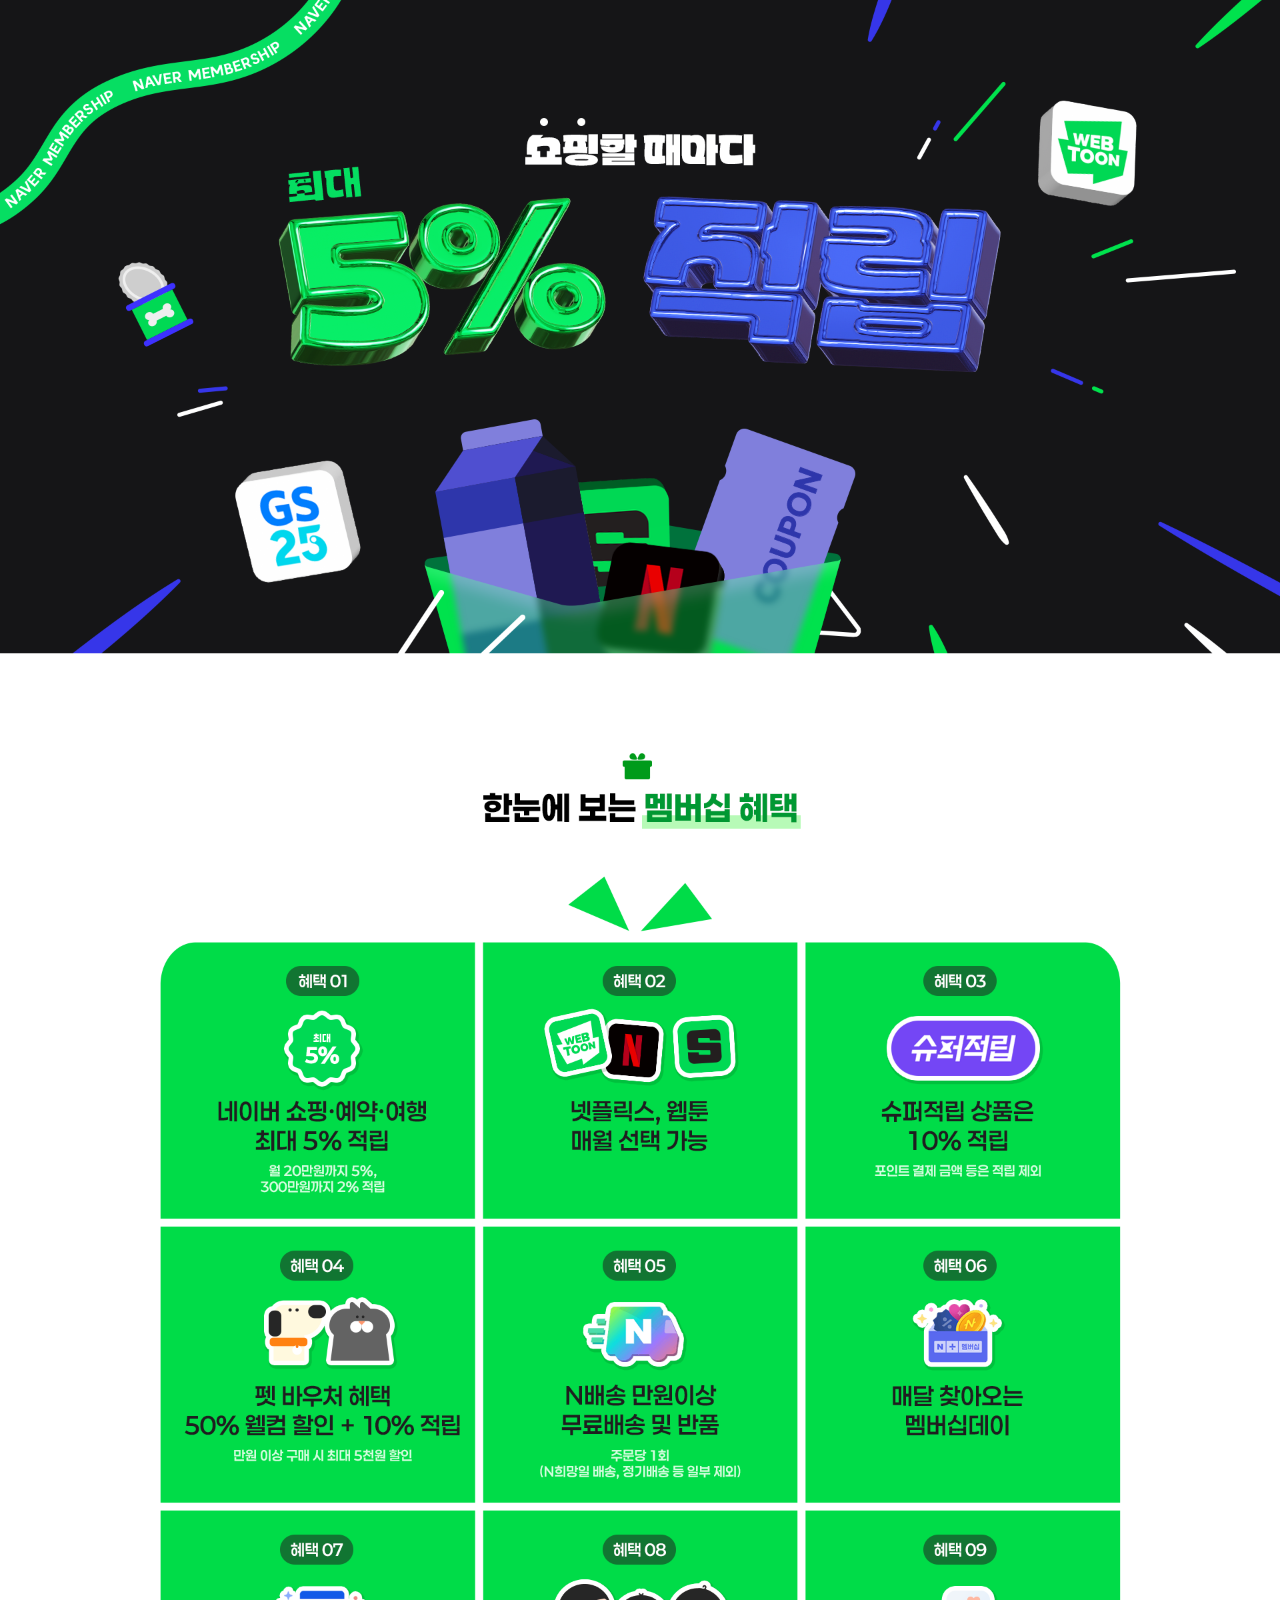
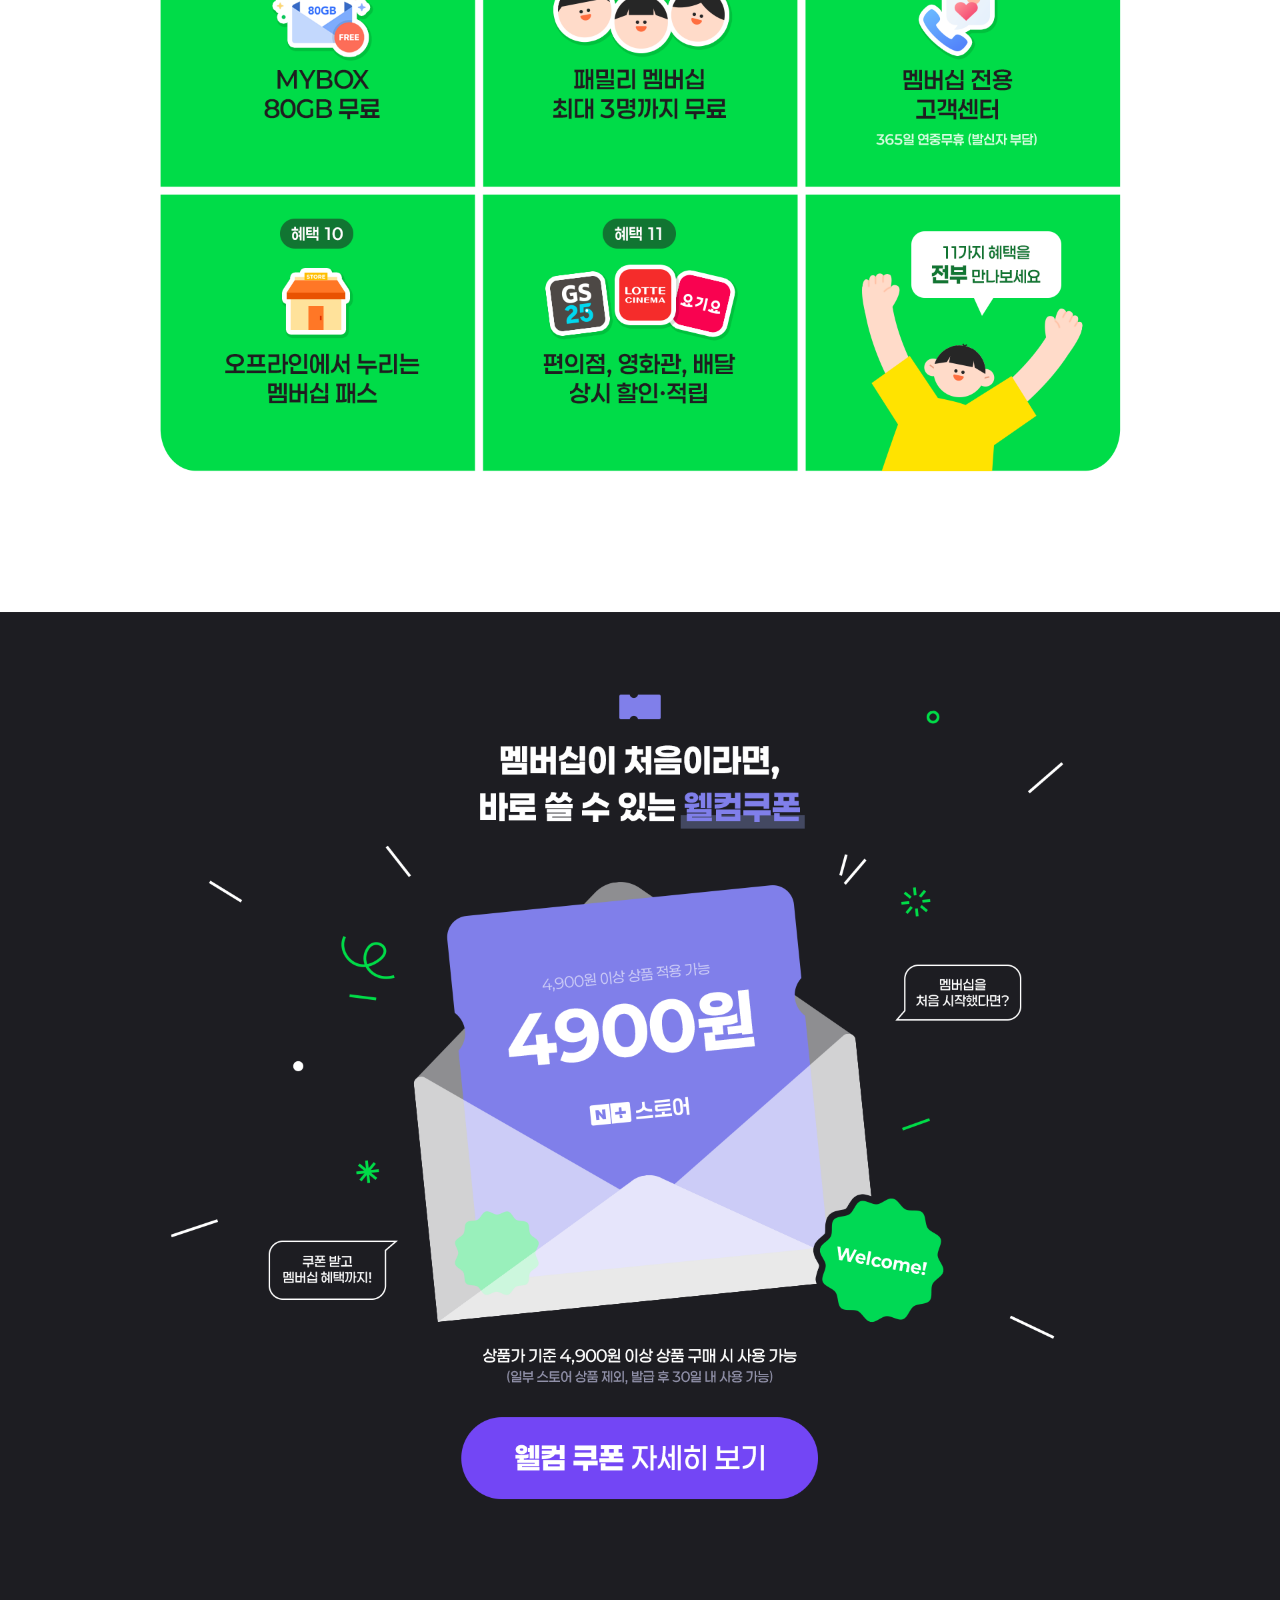
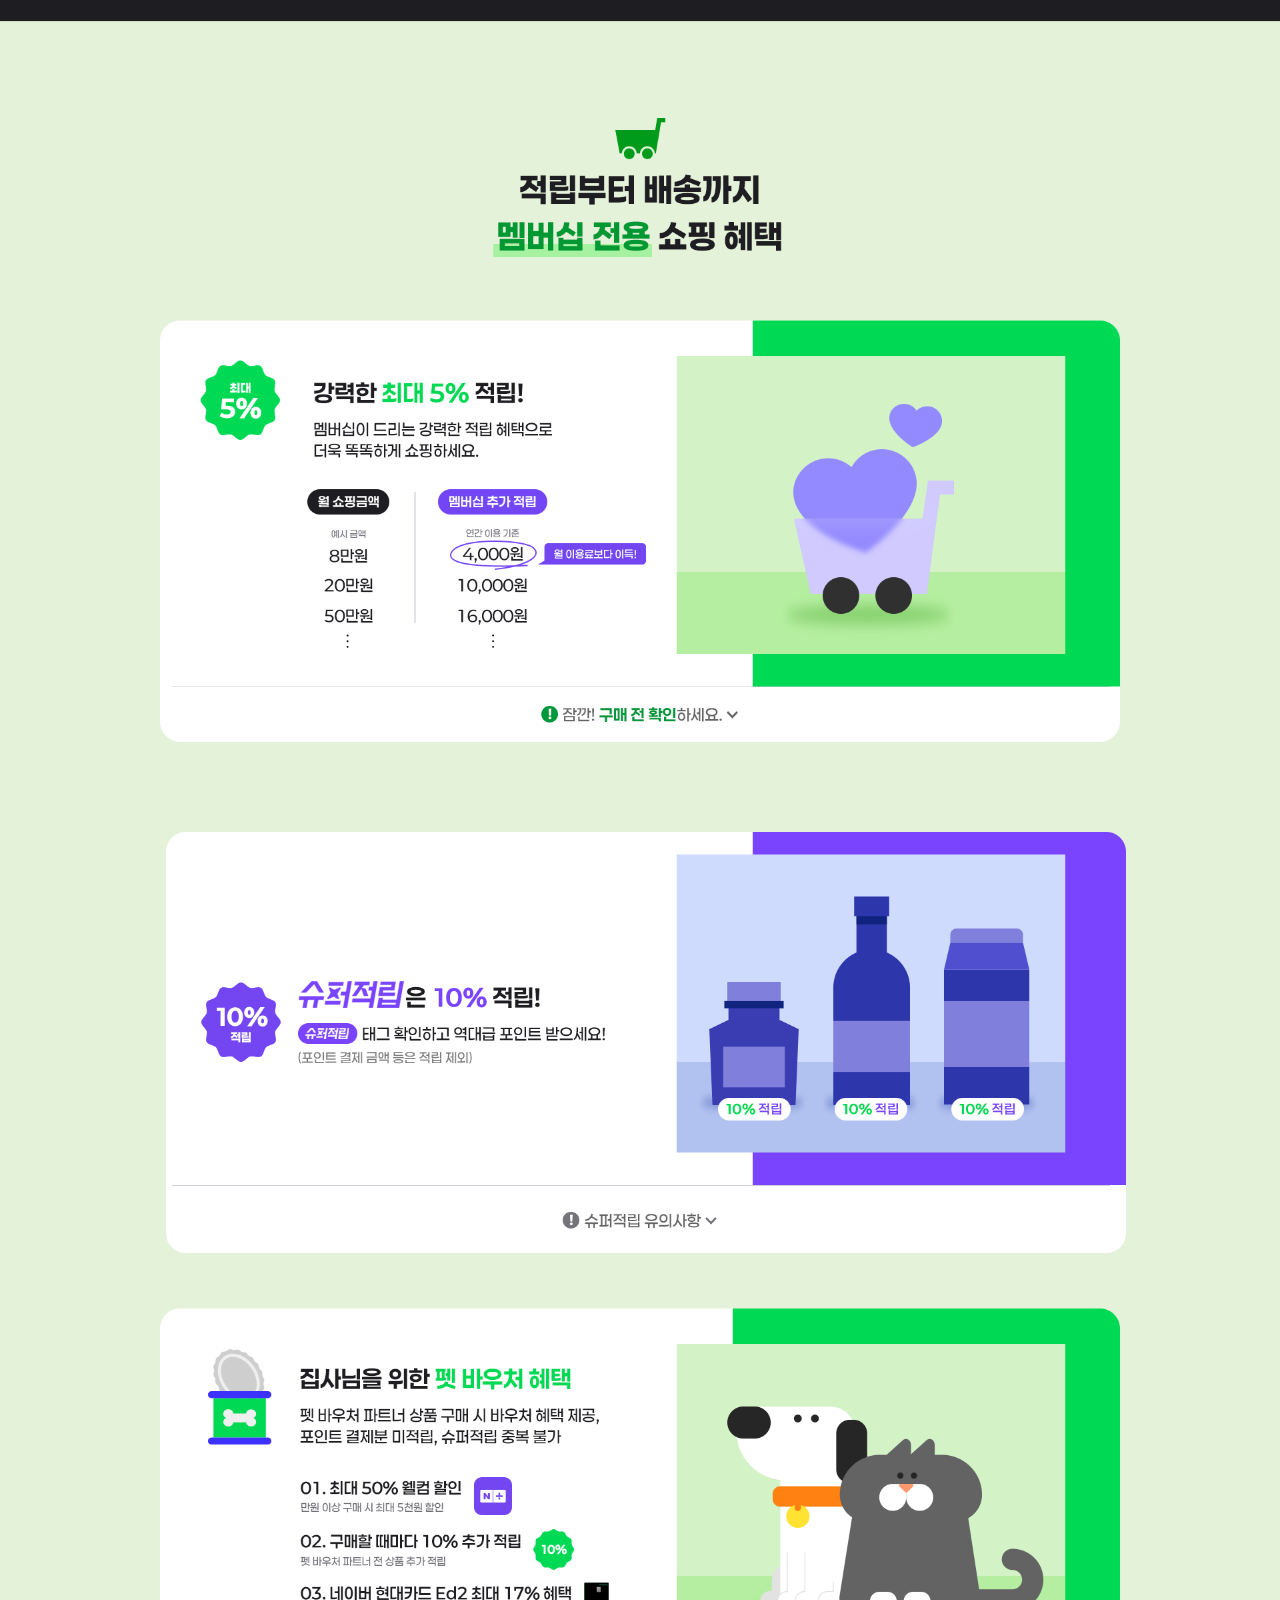
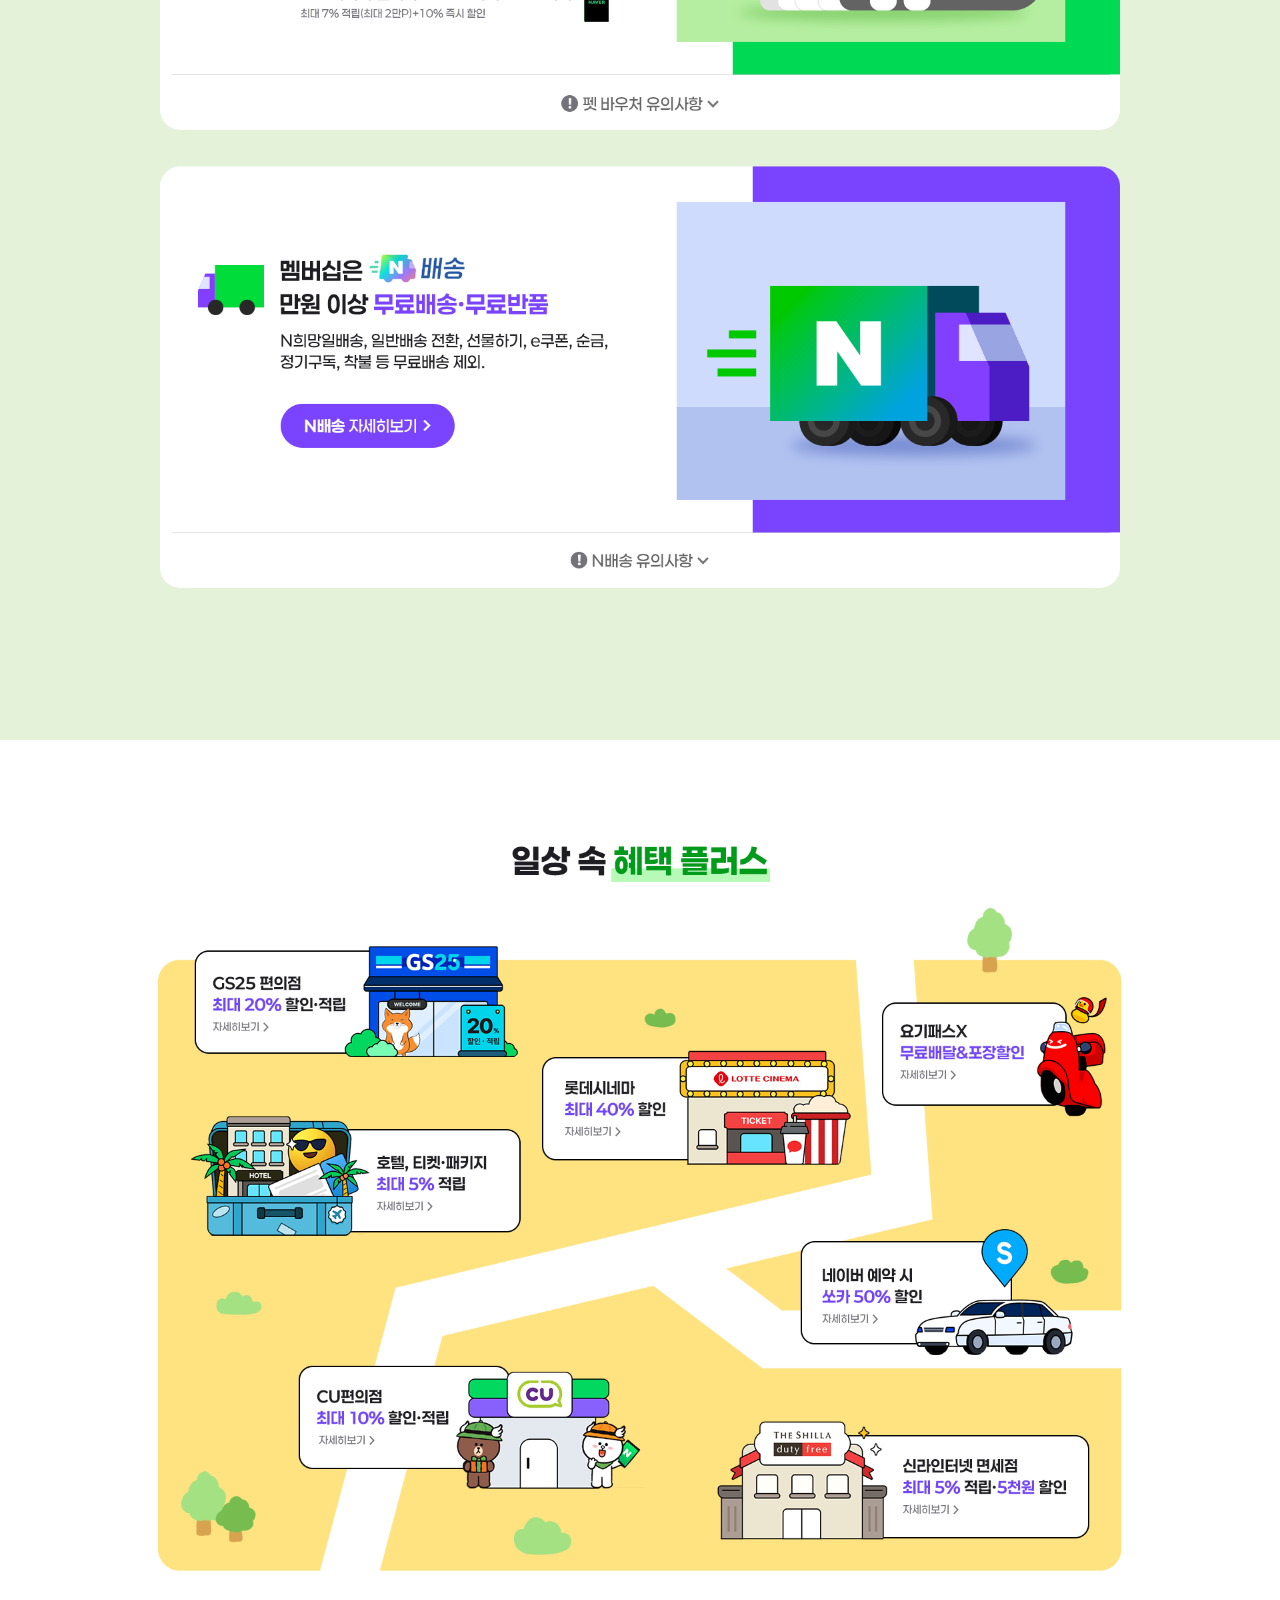
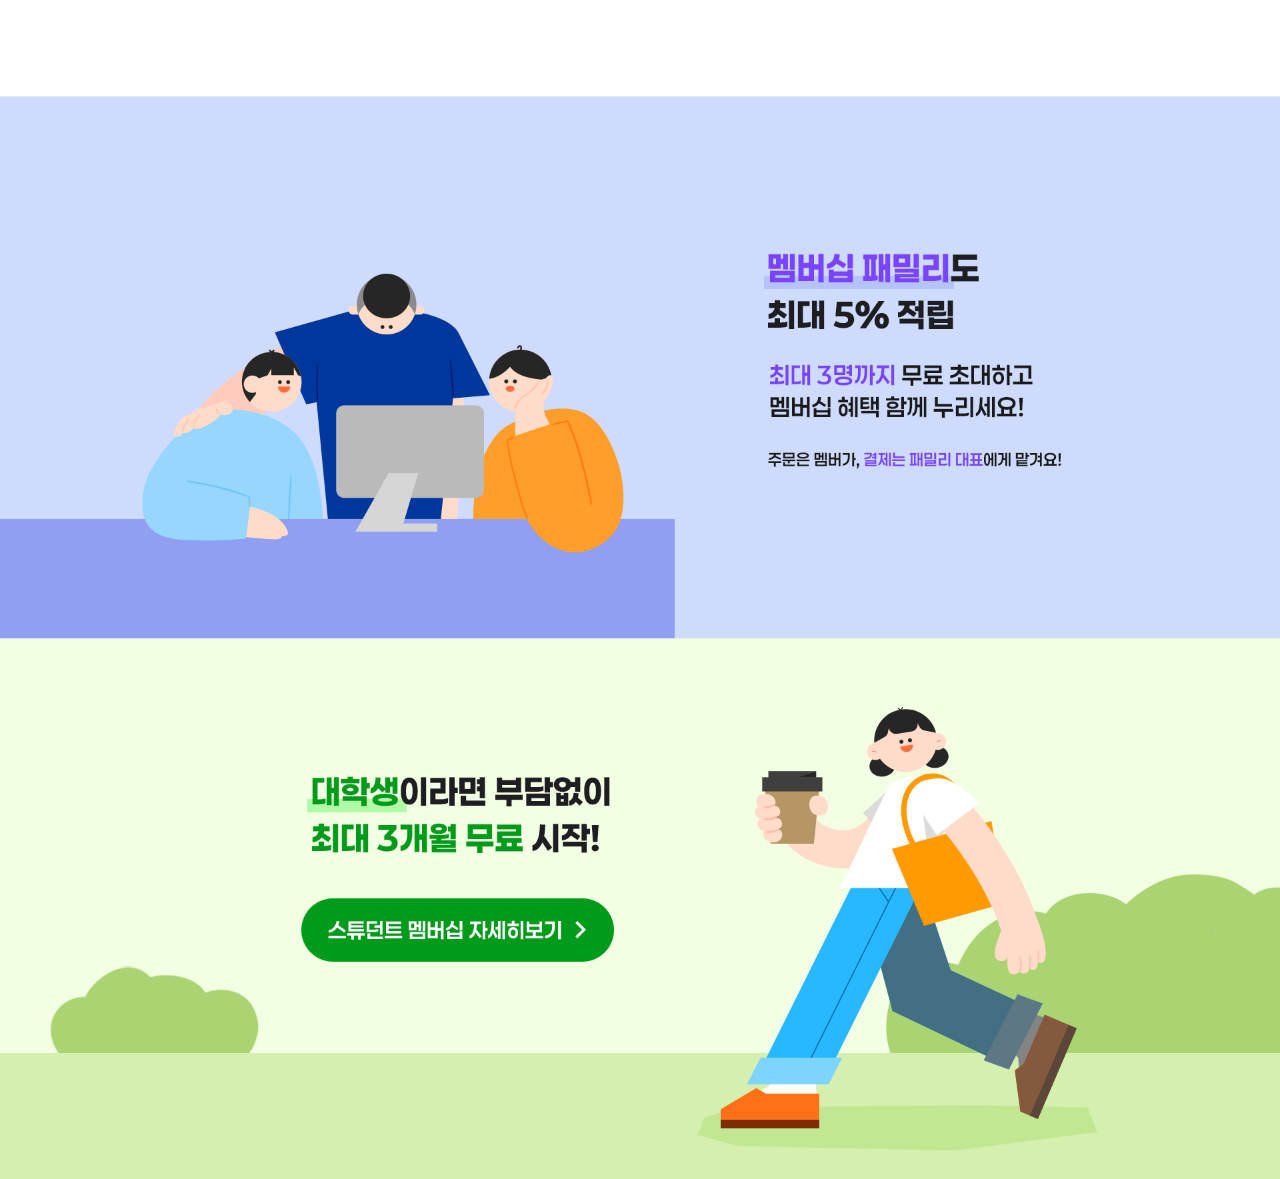
<file: promotion_viewer.html>
<!DOCTYPE html>
<html lang="en">

<head>
  <meta charset="UTF-8" />
  <meta name="viewport" content="width=device-width, initial-scale=1.0" />
  <title>Naver Plus Membership</title>
  <link rel="stylesheet" href="./promotion_viewer.css" />
</head>

<body>
    <div class="detail">
        <img src="./viewer/네이버멤버십 프로모션.png" />
    </div>
</file>
<file: promotion_viewer.css>
body {
  margin: 0;
  padding: 0;
}
body .detail {
  width: 100vw;
}
body .detail img {
  width: 100vw;
  height: auto;
  display: block;
}/*# sourceMappingURL=promotion_viewer.css.map */
</file>
